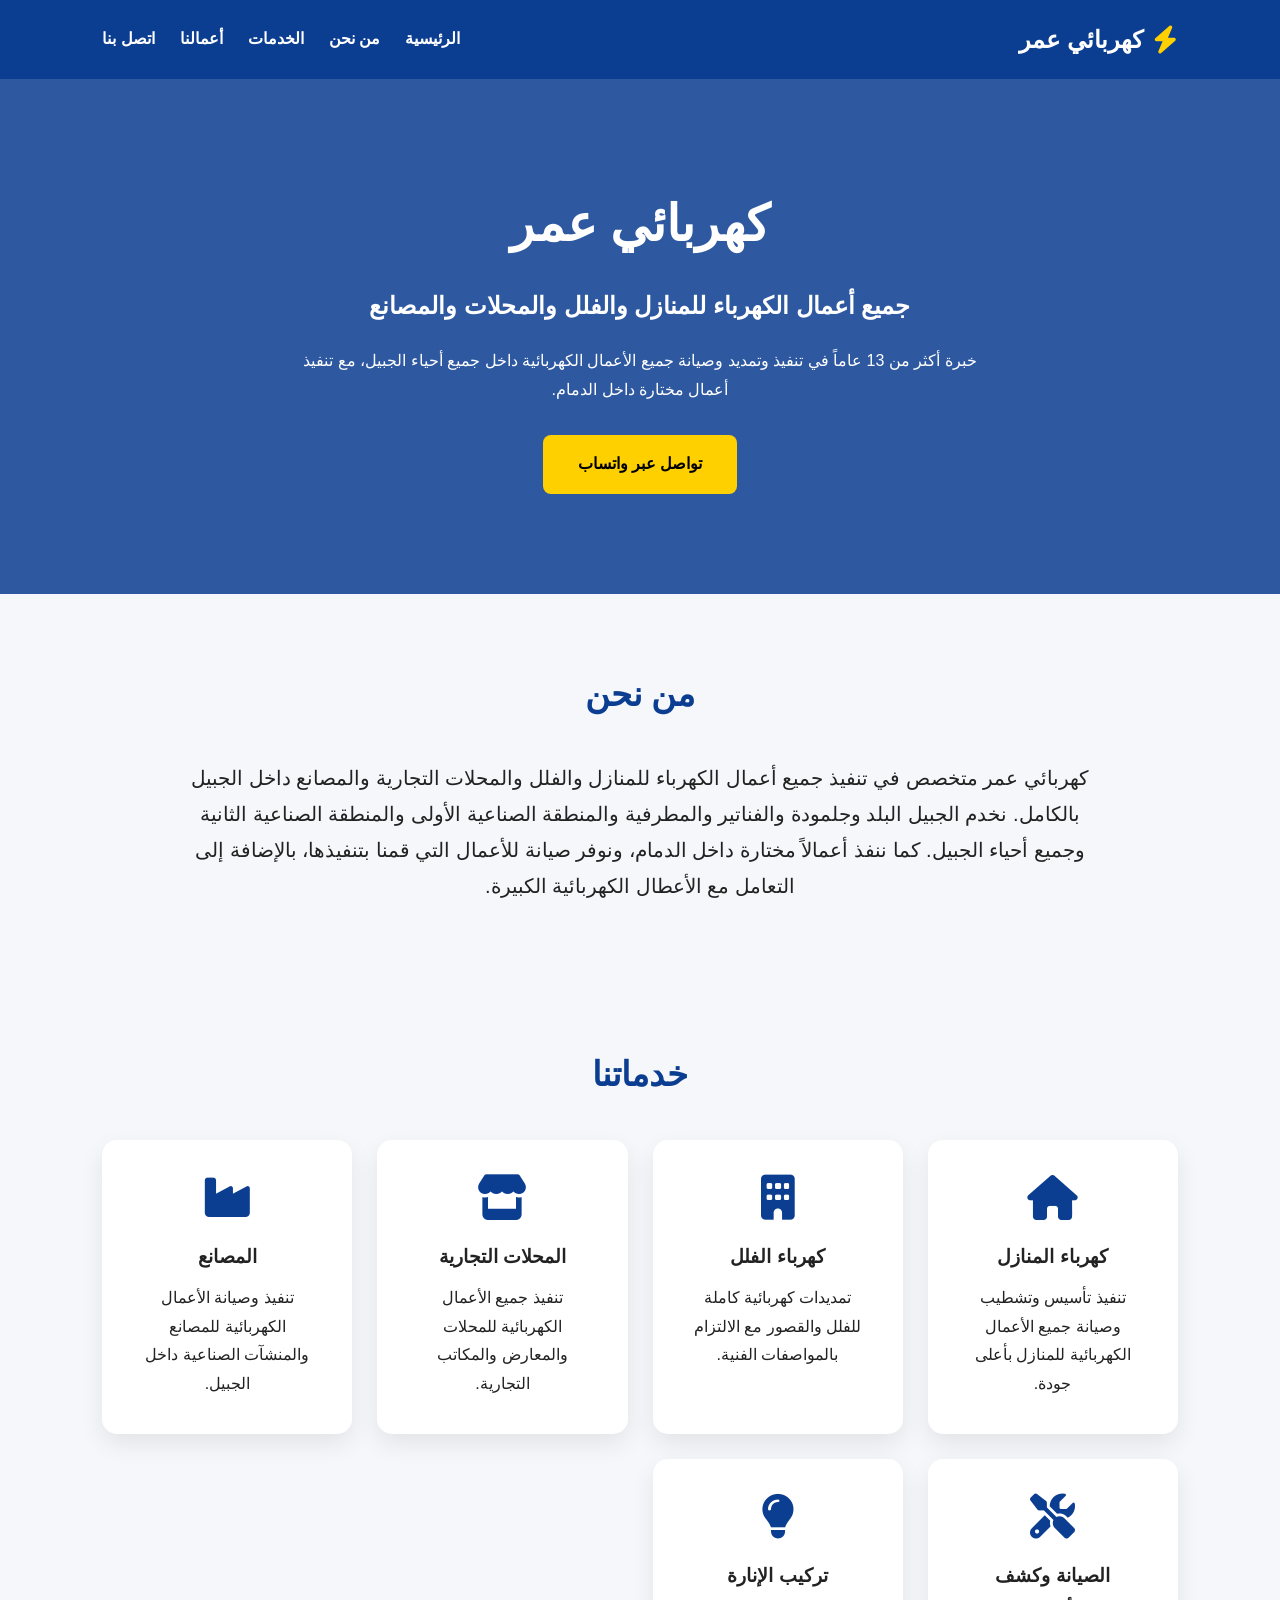
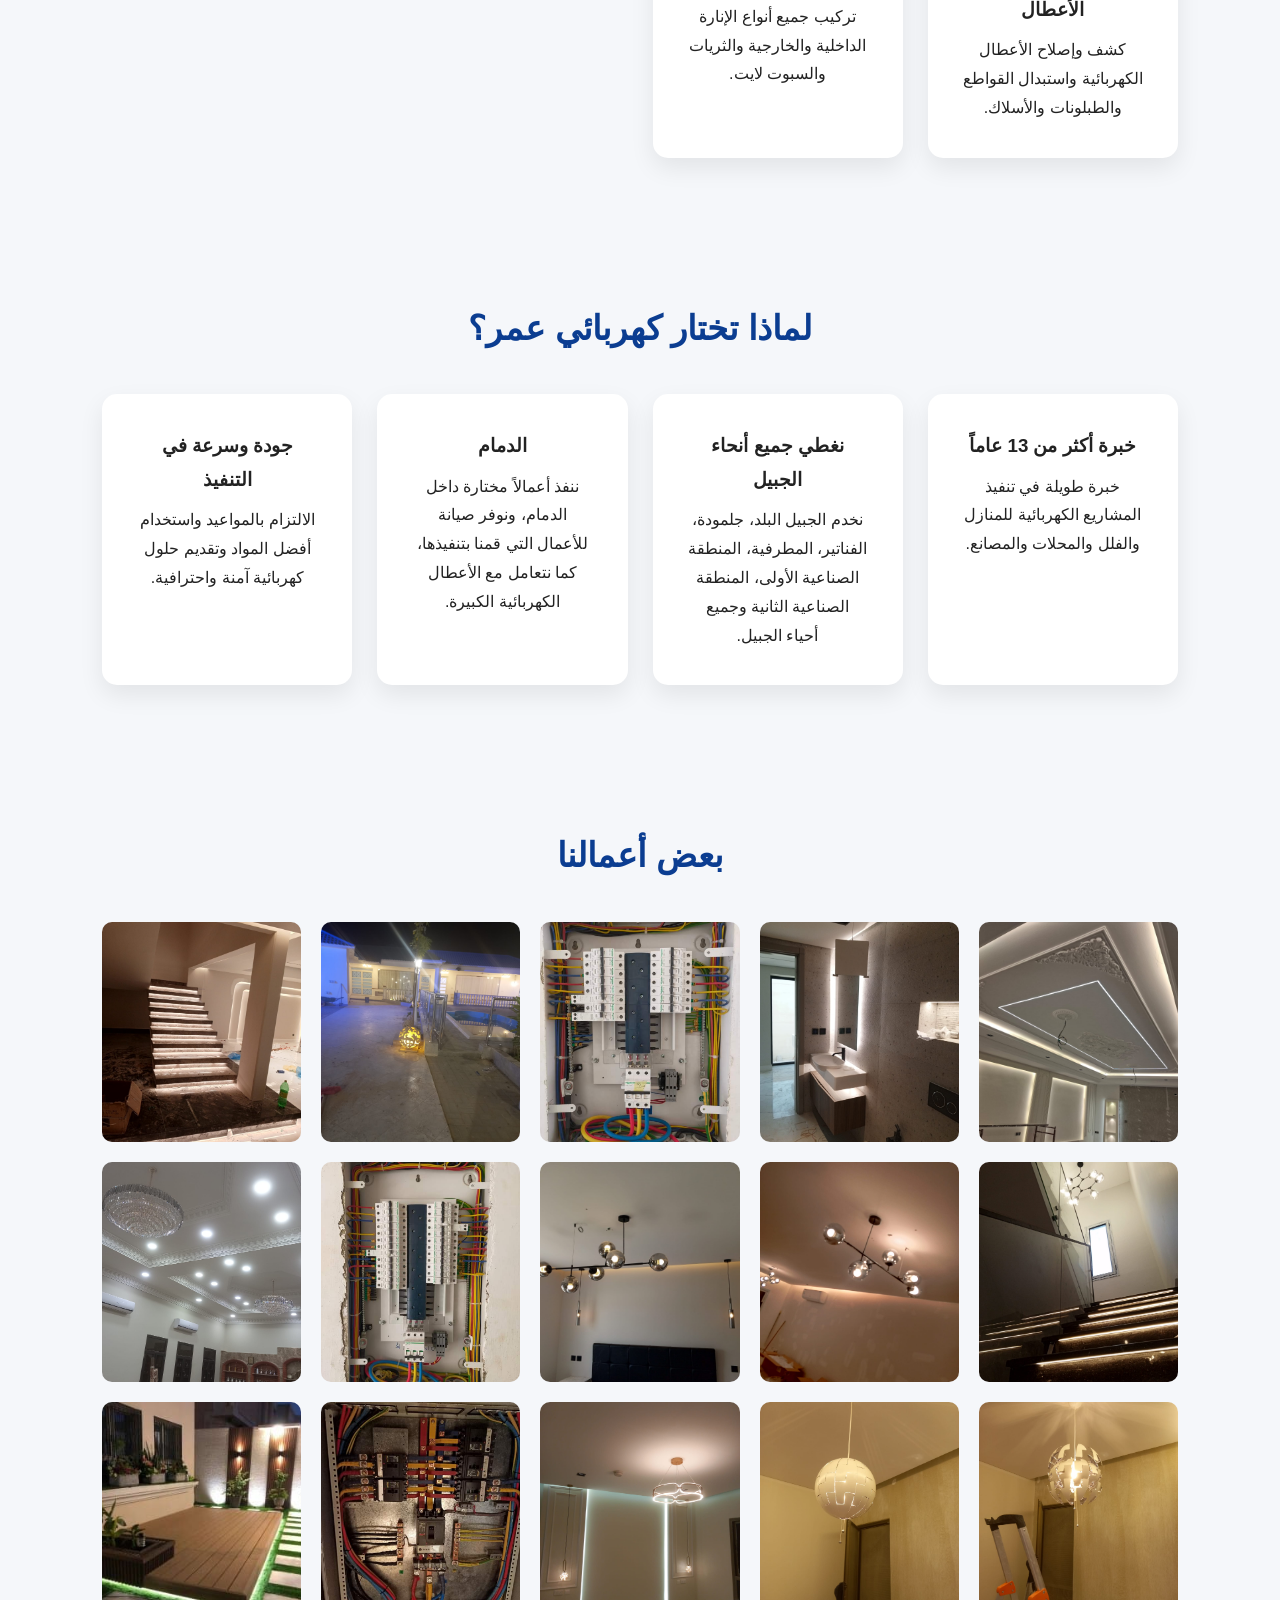
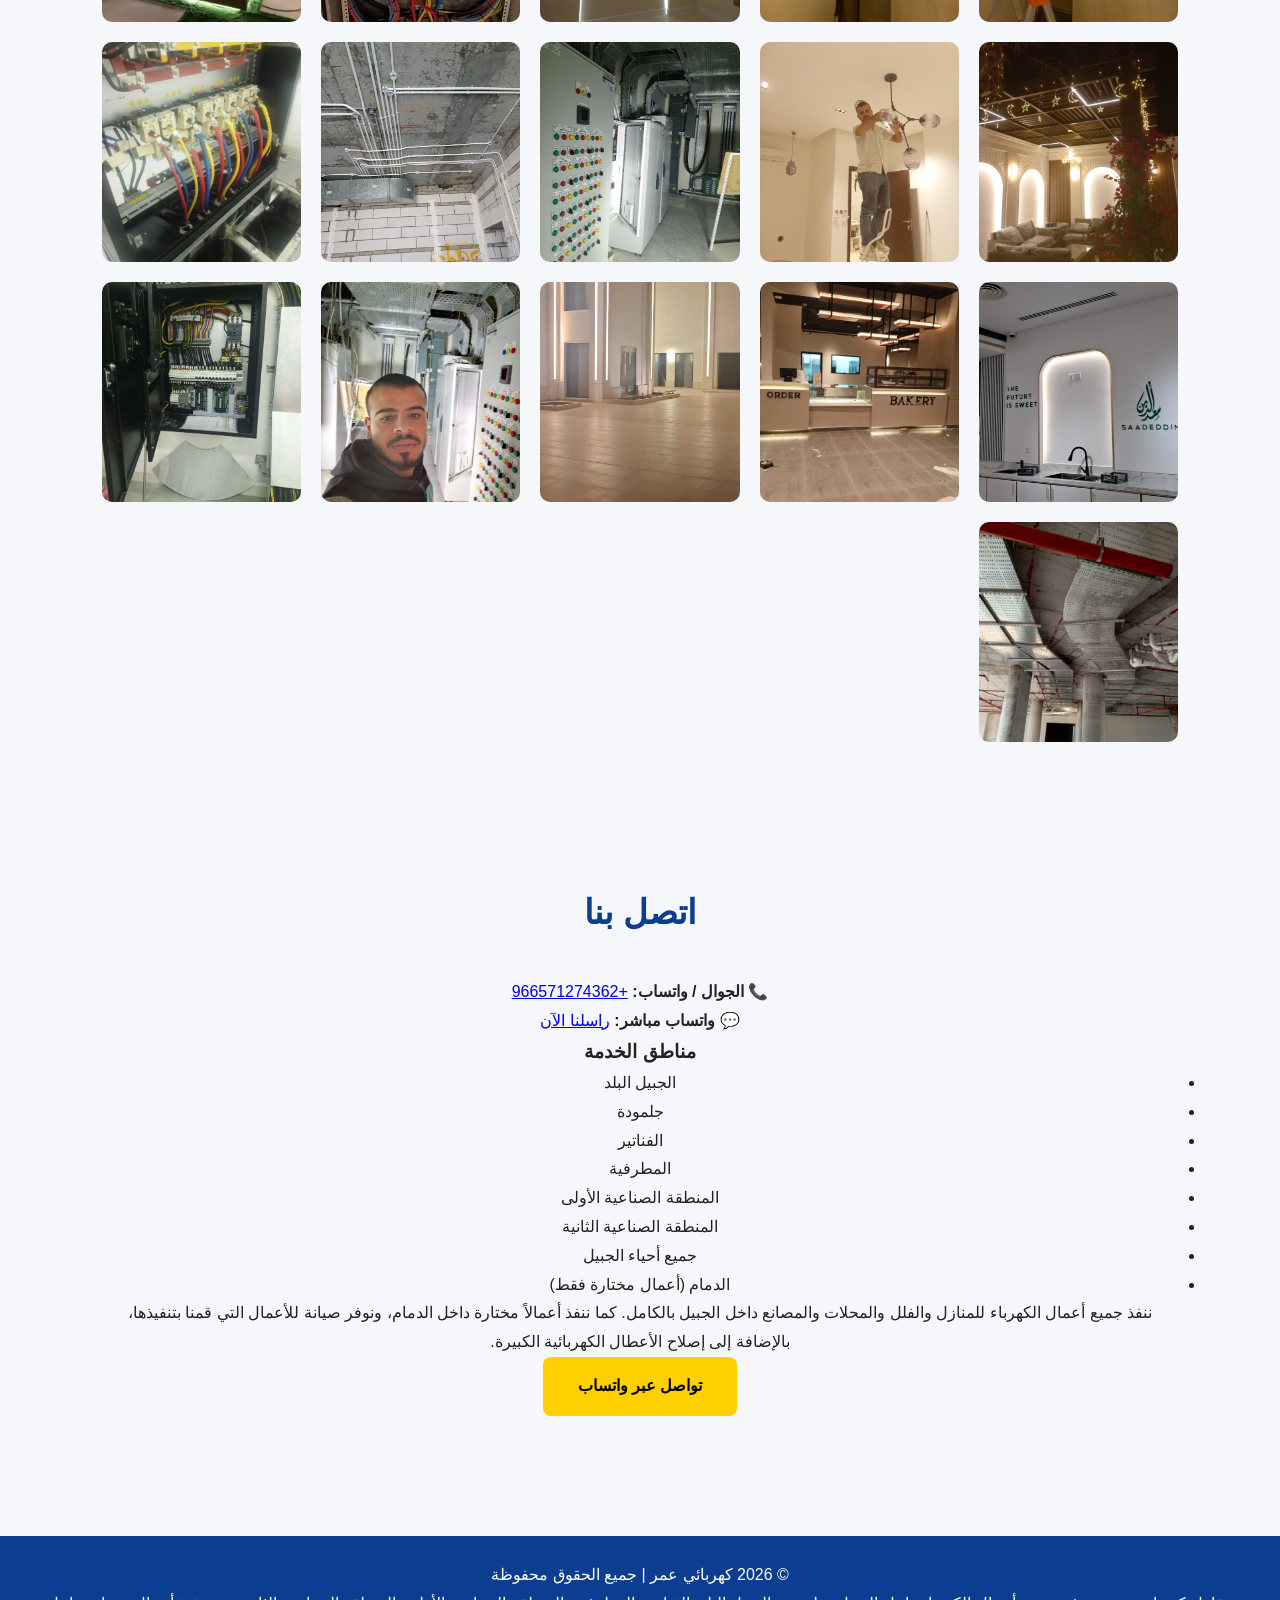
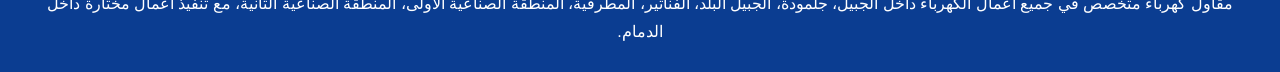
<file: index.html>
<!DOCTYPE html>
<html lang="ar" dir="rtl">

<head>

<meta charset="UTF-8">
<meta name="viewport" content="width=device-width, initial-scale=1.0">

<title>كهربائي عمر | مقاول كهرباء بالجبيل</title>

<meta name="description" content="كهربائي عمر متخصص في تنفيذ جميع أعمال الكهرباء للمنازل والفلل والمحلات والمصانع داخل الجبيل بالكامل، بما يشمل الجبيل البلد وجلمودة والفناتير والمطرفية والمنطقة الصناعية الأولى والمنطقة الصناعية الثانية. كما ننفذ أعمالاً مختارة داخل الدمام، ونوفر صيانة للأعمال التي نفذناها، ونتعامل مع الأعطال الكهربائية الكبيرة.">

    
<meta name="keywords" content="كهربائي الجبيل, كهربائي عمر, كهربائي جلمودة, كهربائي الفناتير, كهربائي الجبيل البلد, كهربائي المطرفية, كهربائي المنطقة الصناعية الأولى, كهربائي المنطقة الصناعية الثانية, كهربائي الدمام, كهربائي الشرقية, مقاول كهرباء, تمديدات كهربائية, كشف أعطال كهربائية, صيانة كهرباء">

<meta name="author" content="كهربائي عمر">
<meta name="robots" content="index, follow">
<meta name="theme-color" content="#0b3d91">

<link rel="canonical" href="https://omar-electrician.github.io/electrical-website/">

<link rel="icon" type="image/png" href="images/logo.png">
<link rel="shortcut icon" href="images/logo.png">


<meta property="og:type" content="website">
<meta property="og:title" content="كهربائي عمر | مقاول كهرباء بالجبيل">
<meta property="og:description" content="نخدم جميع أحياء الجبيل بما فيها الجبيل البلد وجلمودة والفناتير والمطرفية والمنطقة الصناعية الأولى والثانية. كما ننفذ أعمالاً مختارة داخل الدمام.">
<meta property="og:url" content="https://omar-electrician.github.io/electrical-website/">
<meta property="og:image" content="https://omar-electrician.github.io/electrical-website/images/logo.png">
<meta property="og:locale" content="ar_SA">

<link rel="stylesheet" href="style.css">

<link rel="stylesheet" href="https://cdnjs.cloudflare.com/ajax/libs/font-awesome/6.5.2/css/all.min.css">

<script type="application/ld+json">
{
"@context":"https://schema.org",
"@type":"Electrician",
"name":"كهربائي عمر",
"url":"https://omar-electrician.github.io/electrical-website/",
"image":"https://omar-electrician.github.io/electrical-website/images/logo.png",
"logo":"https://omar-electrician.github.io/electrical-website/images/logo.png",
"telephone":"+966571274362",
"description":"كهربائي متخصص في جميع أعمال الكهرباء داخل الجبيل بالكامل، مع تنفيذ أعمال مختارة داخل الدمام وصيانة الأعمال التي قمنا بتنفيذها والتعامل مع الأعطال الكهربائية الكبيرة.",
"priceRange":"$$",
"address":{
"@type":"PostalAddress",
"addressLocality":"الجبيل",
"addressRegion":"المنطقة الشرقية",
"addressCountry":"SA"
},
"areaServed":[
"الجبيل",
"الجبيل البلد",
"جلمودة",
"الفناتير",
"المطرفية",
"المنطقة الصناعية الأولى",
"المنطقة الصناعية الثانية",
"المنطقة الشرقية",
"الدمام"
]
}
</script>

</head>

<body>

<header>

<div class="logo">
<i class="fa-solid fa-bolt"></i>
<h2>كهربائي عمر</h2>
</div>

<nav>
<a href="#home">الرئيسية</a>
<a href="#about">من نحن</a>
<a href="#services">الخدمات</a>
<a href="#gallery">أعمالنا</a>
<a href="#contact">اتصل بنا</a>
</nav>

</header>

<section id="home" class="hero">

<div class="hero-text">

<h1>كهربائي عمر</h1>

<h3>جميع أعمال الكهرباء للمنازل والفلل والمحلات والمصانع</h3>

<p>
خبرة أكثر من 13 عاماً في تنفيذ وتمديد وصيانة جميع الأعمال الكهربائية داخل جميع أحياء الجبيل، مع تنفيذ أعمال مختارة داخل الدمام.
</p>

<a href="https://wa.me/966571274362" class="btn">
تواصل عبر واتساب
</a>

</div>

</section>

<section id="about">

<h2>من نحن</h2>

<p>
كهربائي عمر متخصص في تنفيذ جميع أعمال الكهرباء للمنازل والفلل والمحلات التجارية والمصانع داخل الجبيل بالكامل. نخدم الجبيل البلد وجلمودة والفناتير والمطرفية والمنطقة الصناعية الأولى والمنطقة الصناعية الثانية وجميع أحياء الجبيل. كما ننفذ أعمالاً مختارة داخل الدمام، ونوفر صيانة للأعمال التي قمنا بتنفيذها، بالإضافة إلى التعامل مع الأعطال الكهربائية الكبيرة.
</p>

</section>

<section id="services">

<h2>خدماتنا</h2>

<div class="services">

<div class="service">
<i class="fa-solid fa-house"></i>
<h3>كهرباء المنازل</h3>
<p>
تنفيذ تأسيس وتشطيب وصيانة جميع الأعمال الكهربائية للمنازل بأعلى جودة.
</p>
</div>

<div class="service">
<i class="fa-solid fa-building"></i>
<h3>كهرباء الفلل</h3>
<p>
تمديدات كهربائية كاملة للفلل والقصور مع الالتزام بالمواصفات الفنية.
</p>
</div>

<div class="service">
<i class="fa-solid fa-store"></i>
<h3>المحلات التجارية</h3>
<p>
تنفيذ جميع الأعمال الكهربائية للمحلات والمعارض والمكاتب التجارية.
</p>
</div>

<div class="service">
<i class="fa-solid fa-industry"></i>
<h3>المصانع</h3>
<p>
تنفيذ وصيانة الأعمال الكهربائية للمصانع والمنشآت الصناعية داخل الجبيل.
</p>
</div>

<div class="service">
<i class="fa-solid fa-screwdriver-wrench"></i>
<h3>الصيانة وكشف الأعطال</h3>
<p>
كشف وإصلاح الأعطال الكهربائية واستبدال القواطع والطبلونات والأسلاك.
</p>
</div>

<div class="service">
<i class="fa-solid fa-lightbulb"></i>
<h3>تركيب الإنارة</h3>
<p>
تركيب جميع أنواع الإنارة الداخلية والخارجية والثريات والسبوت لايت.
</p>
</div>

</div>

</section>

<section id="why-us">

<h2>لماذا تختار كهربائي عمر؟</h2>

<div class="services">

<div class="service">
<h3>خبرة أكثر من 13 عاماً</h3>

<p>
خبرة طويلة في تنفيذ المشاريع الكهربائية للمنازل والفلل والمحلات والمصانع.
</p>

</div>

<div class="service">

<h3>نغطي جميع أنحاء الجبيل</h3>

<p>
نخدم الجبيل البلد، جلمودة، الفناتير، المطرفية، المنطقة الصناعية الأولى، المنطقة الصناعية الثانية وجميع أحياء الجبيل.
</p>

</div>

<div class="service">

<h3>الدمام</h3>

<p>
ننفذ أعمالاً مختارة داخل الدمام، ونوفر صيانة للأعمال التي قمنا بتنفيذها، كما نتعامل مع الأعطال الكهربائية الكبيرة.
</p>

</div>

<div class="service">

<h3>جودة وسرعة في التنفيذ</h3>

<p>
الالتزام بالمواعيد واستخدام أفضل المواد وتقديم حلول كهربائية آمنة واحترافية.
</p>

</div>

</div>

</section>

<section id="gallery">

<div class="container">

<h2>بعض أعمالنا</h2>

<div class="gallery" id="galleryContainer"></div>

</div>

</section>

<section id="contact">

<h2>اتصل بنا</h2>

<p>
<strong>📞 الجوال / واتساب:</strong>
<a href="tel:+966571274362">+966571274362</a>
</p>

<p>
<strong>💬 واتساب مباشر:</strong>
<a href="https://wa.me/966571274362" target="_blank">
راسلنا الآن
</a>
</p>

<h3>مناطق الخدمة</h3>

<ul>

<li>الجبيل البلد</li>

<li>جلمودة</li>

<li>الفناتير</li>

<li>المطرفية</li>

<li>المنطقة الصناعية الأولى</li>

<li>المنطقة الصناعية الثانية</li>

<li>جميع أحياء الجبيل</li>

<li>الدمام (أعمال مختارة فقط)</li>

</ul>

<p>

ننفذ جميع أعمال الكهرباء للمنازل والفلل والمحلات والمصانع داخل الجبيل بالكامل.

كما ننفذ أعمالاً مختارة داخل الدمام، ونوفر صيانة للأعمال التي قمنا بتنفيذها، بالإضافة إلى إصلاح الأعطال الكهربائية الكبيرة.

</p>

<a href="https://wa.me/966571274362" class="btn" target="_blank">

تواصل عبر واتساب

</a>

</section>

<footer>

<p>

© 2026 كهربائي عمر | جميع الحقوق محفوظة

</p>

<p>

مقاول كهرباء متخصص في جميع أعمال الكهرباء داخل الجبيل، جلمودة، الجبيل البلد، الفناتير، المطرفية، المنطقة الصناعية الأولى، المنطقة الصناعية الثانية، مع تنفيذ أعمال مختارة داخل الدمام.

</p>

</footer>

<script src="gallery.js?v=3"></script>

</body>

</html>
</file>
<file: style.css>
*{
    margin:0;
    padding:0;
    box-sizing:border-box;
    font-family:Tahoma, Arial, sans-serif;
}

html{
    scroll-behavior:smooth;
}

body{
    background:#f5f7fa;
    color:#222;
    line-height:1.8;
}

header{
    background:#0b3d91;
    color:#fff;
    display:flex;
    justify-content:space-between;
    align-items:center;
    padding:18px 8%;
    position:sticky;
    top:0;
    z-index:1000;
}

.logo{
    display:flex;
    align-items:center;
    gap:10px;
}

.logo i{
    color:#ffd000;
    font-size:28px;
}

nav{
    display:flex;
    gap:25px;
}

nav a{
    color:#fff;
    text-decoration:none;
    font-weight:bold;
    transition:.3s;
}

nav a:hover{
    color:#ffd000;
}

.hero{
    background:linear-gradient(rgba(11,61,145,.85),rgba(11,61,145,.85));
    color:#fff;
    text-align:center;
    padding:100px 20px;
}

.hero h1{
    font-size:50px;
    margin-bottom:15px;
}

.hero h3{
    font-size:24px;
    margin-bottom:20px;
}

.hero p{
    max-width:700px;
    margin:auto;
    margin-bottom:30px;
}

.btn{
    background:#ffd000;
    color:#000;
    text-decoration:none;
    padding:15px 35px;
    border-radius:8px;
    font-weight:bold;
    display:inline-block;
}

.btn:hover{
    background:#ffbf00;
}

section{
    padding:70px 8%;
}

section h2{
    text-align:center;
    color:#0b3d91;
    margin-bottom:35px;
    font-size:34px;
}

#about p{
    max-width:900px;
    margin:auto;
    text-align:center;
    font-size:20px;
}

.services{
    display:grid;
    grid-template-columns:repeat(auto-fit,minmax(220px,1fr));
    gap:25px;
}

.service{
    background:#fff;
    border-radius:15px;
    padding:35px;
    text-align:center;
    box-shadow:0 10px 25px rgba(0,0,0,.08);
    transition:.3s;
}

.service:hover{
    transform:translateY(-8px);
}

.service i{
    font-size:45px;
    color:#0b3d91;
    margin-bottom:20px;
}

.service h3{
    margin-bottom:10px;
}

#contact{
    text-align:center;
}

footer{
    background:#0b3d91;
    color:#fff;
    text-align:center;
    padding:25px;
    margin-top:50px;
}
.gallery{
    display:grid;
    grid-template-columns:repeat(5,1fr);
    gap:20px;
}

.gallery img{
    width:100%;
    height:220px;
    object-fit:cover;
    border-radius:10px;
    display:block;
}
@media(max-width:768px){

header{
    flex-direction:column;
    gap:15px;
}

nav{
    flex-wrap:wrap;
    justify-content:center;
}

.hero h1{
    font-size:36px;
}

.hero h3{
    font-size:20px;

}
.gallery{
    grid-template-columns:repeat(2,1fr);
}

}
</file>
